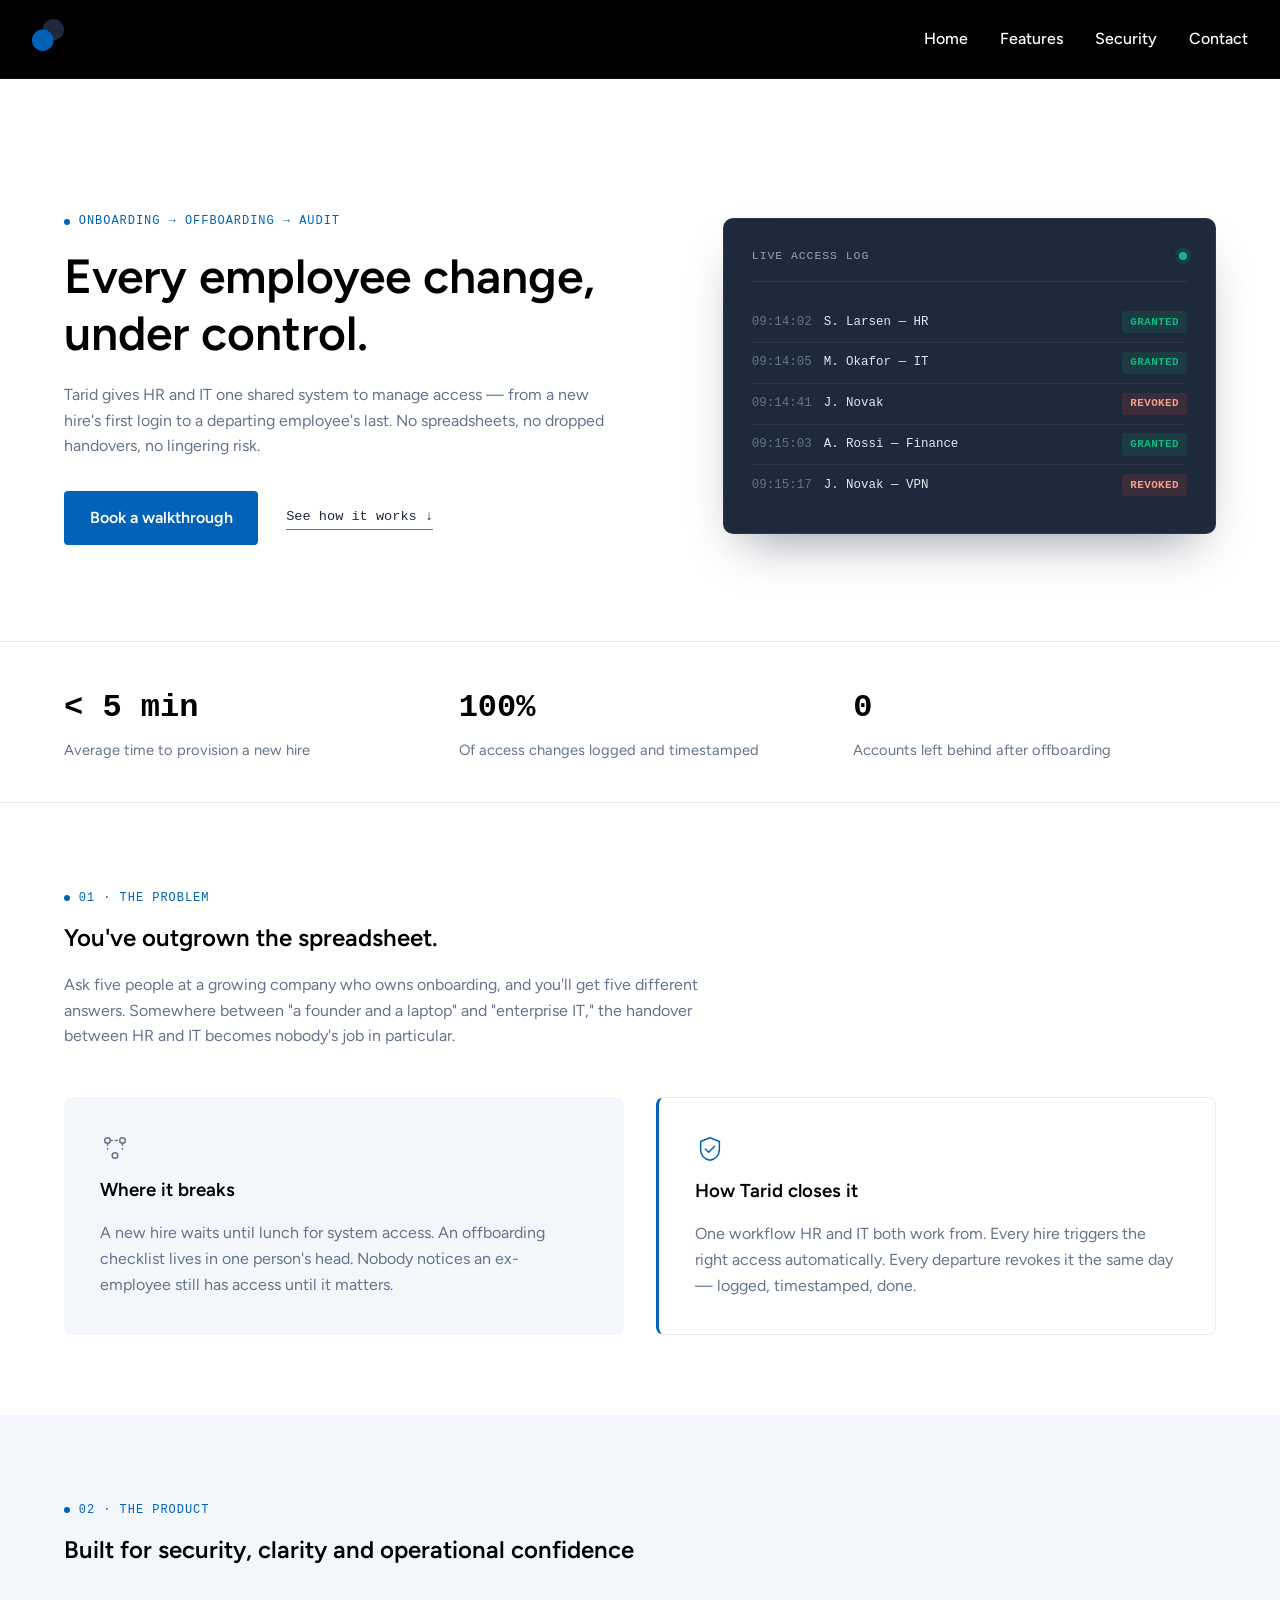
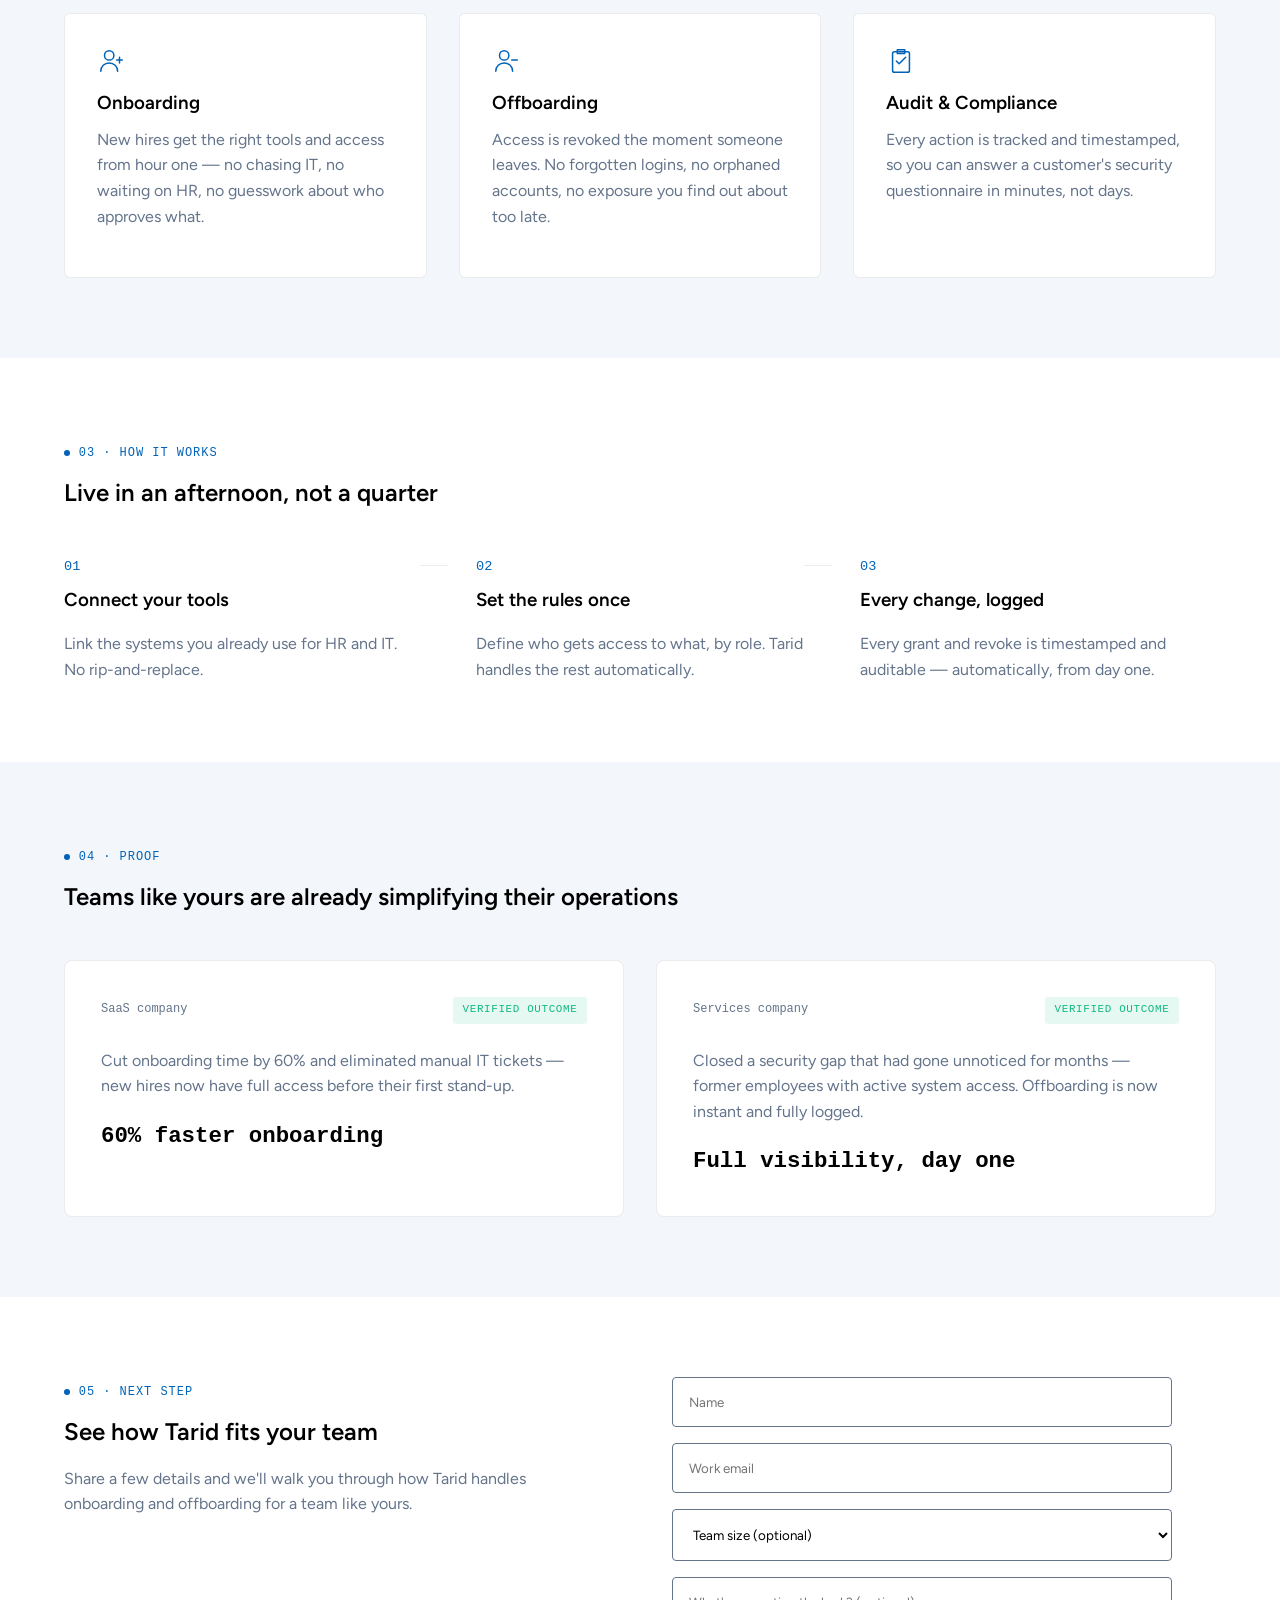
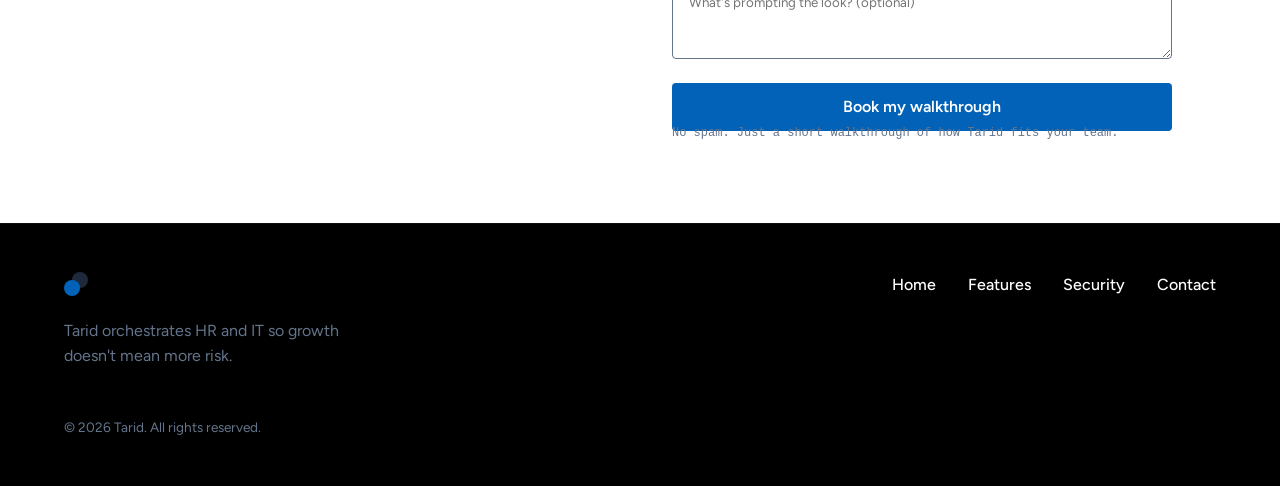
<file: index.html>
<!DOCTYPE html>
<html lang="en">
<head>
    <meta charset="UTF-8">
    <meta name="viewport" content="width=device-width, initial-scale=1.0">
    <title>Tarid – Onboarding & Offboarding, Without the Chaos</title>
    <meta name="description" content="Tarid gives HR and IT one shared system to manage every employee's access — from their first day to their last. Built for growing SaaS and services teams.">
 
    <!-- Open Graph -->
    <meta property="og:title" content="Tarid – Onboarding & Offboarding, Without the Chaos">
    <meta property="og:description" content="One shared workflow for HR and IT. Every access change automatic, logged and audit-ready.">
    <meta property="og:type" content="website">
    <meta name="twitter:card" content="summary">
 
    <!-- Correct favicon path -->
    <link rel="icon" type="image/svg+xml" href="./assets/favicon.svg">
 
    <!-- Correct CSS path -->
    <link rel="stylesheet" href="./assets/css/global.css">
</head>
 
<body>
 
    <a class="skip-link" href="#main">Skip to content</a>
 
    <!-- NAVBAR COMPONENT -->
    <div id="navbar"></div>
    <script>
        fetch('./components/navbar.html')
            .then(res => res.text())
            .then(html => document.getElementById('navbar').innerHTML = html);
    </script>
 
    <main id="main">
 
    <!-- HERO -->
    <section class="hero section-light">
        <div class="container">
            <div class="hero-grid">
                <div>
                    <span class="eyebrow">Onboarding → Offboarding → Audit</span>
                    <h1>Every employee change, under control.</h1>
                    <p>Tarid gives HR and IT one shared system to manage access — from a new hire's first login to a departing employee's last. No spreadsheets, no dropped handovers, no lingering risk.</p>
                    <div class="hero-actions">
                        <a class="btn-primary" href="https://calendly.com/">Book a walkthrough</a>
                        <a class="hero-link" href="#how-it-works">See how it works ↓</a>
                    </div>
                </div>
 
                <div class="log-console" aria-hidden="true">
                    <div class="log-console-header">
                        <span class="log-console-title">Live access log</span>
                        <span class="log-console-dot"></span>
                    </div>
                    <div class="log-line">
                        <span class="log-time">09:14:02</span>
                        <span class="log-name">S. Larsen — HR</span>
                        <span class="log-status granted">GRANTED</span>
                    </div>
                    <div class="log-line">
                        <span class="log-time">09:14:05</span>
                        <span class="log-name">M. Okafor — IT</span>
                        <span class="log-status granted">GRANTED</span>
                    </div>
                    <div class="log-line">
                        <span class="log-time">09:14:41</span>
                        <span class="log-name">J. Novak</span>
                        <span class="log-status revoked">REVOKED</span>
                    </div>
                    <div class="log-line">
                        <span class="log-time">09:15:03</span>
                        <span class="log-name">A. Rossi — Finance</span>
                        <span class="log-status granted">GRANTED</span>
                    </div>
                    <div class="log-line">
                        <span class="log-time">09:15:17</span>
                        <span class="log-name">J. Novak — VPN</span>
                        <span class="log-status revoked">REVOKED</span>
                    </div>
                </div>
            </div>
        </div>
    </section>
 
    <!-- STAT STRIP -->
    <section class="stat-strip section-light">
        <div class="container">
            <div class="grid grid-3">
                <div class="stat">
                    <span class="stat-number">&lt; 5 min</span>
                    <p class="stat-label">Average time to provision a new hire</p>
                </div>
                <div class="stat">
                    <span class="stat-number">100%</span>
                    <p class="stat-label">Of access changes logged and timestamped</p>
                </div>
                <div class="stat">
                    <span class="stat-number">0</span>
                    <p class="stat-label">Accounts left behind after offboarding</p>
                </div>
            </div>
        </div>
    </section>
 
    <!-- PROBLEM → SOLUTION -->
    <section class="section section-light" id="problem">
        <div class="container">
            <span class="eyebrow">01 · The problem</span>
            <h2>You've outgrown the spreadsheet.</h2>
            <p style="max-width: 640px;">Ask five people at a growing company who owns onboarding, and you'll get five different answers. Somewhere between "a founder and a laptop" and "enterprise IT," the handover between HR and IT becomes nobody's job in particular.</p>
 
            <div class="grid grid-2" style="margin-top: 3rem;">
                <div class="panel panel-problem">
                    <svg class="icon icon-muted" viewBox="0 0 32 32" xmlns="http://www.w3.org/2000/svg">
                        <circle cx="8" cy="8" r="3"/>
                        <circle cx="24" cy="8" r="3"/>
                        <circle cx="16" cy="24" r="3"/>
                        <path d="M8 11v6M24 11v6M11 8h10" stroke-dasharray="2 3.4"/>
                    </svg>
                    <h3>Where it breaks</h3>
                    <p>A new hire waits until lunch for system access. An offboarding checklist lives in one person's head. Nobody notices an ex-employee still has access until it matters.</p>
                </div>
                <div class="panel panel-solution">
                    <svg class="icon" viewBox="0 0 32 32" xmlns="http://www.w3.org/2000/svg">
                        <path d="M16 4l10 4v8c0 7-4.5 11-10 12-5.5-1-10-5-10-12V8z"/>
                        <path d="M11 16l3.5 3.5L21 13"/>
                    </svg>
                    <h3>How Tarid closes it</h3>
                    <p>One workflow HR and IT both work from. Every hire triggers the right access automatically. Every departure revokes it the same day — logged, timestamped, done.</p>
                </div>
            </div>
        </div>
    </section>
 
    <!-- FEATURES -->
    <section class="section section-mist" id="features">
        <div class="container">
            <span class="eyebrow">02 · The product</span>
            <h2>Built for security, clarity and operational confidence</h2>
 
            <div class="grid grid-3" style="margin-top: 3rem;">
                <div class="feature-card">
                    <svg class="icon" viewBox="0 0 32 32" xmlns="http://www.w3.org/2000/svg">
                        <circle cx="13" cy="10" r="5"/>
                        <path d="M4 27c0-5 4-9 9-9s9 4 9 9"/>
                        <path d="M24 12v6M21 15h6"/>
                    </svg>
                    <h3>Onboarding</h3>
                    <p>New hires get the right tools and access from hour one — no chasing IT, no waiting on HR, no guesswork about who approves what.</p>
                </div>
 
                <div class="feature-card">
                    <svg class="icon" viewBox="0 0 32 32" xmlns="http://www.w3.org/2000/svg">
                        <circle cx="13" cy="10" r="5"/>
                        <path d="M4 27c0-5 4-9 9-9s9 4 9 9"/>
                        <path d="M21 15h6"/>
                    </svg>
                    <h3>Offboarding</h3>
                    <p>Access is revoked the moment someone leaves. No forgotten logins, no orphaned accounts, no exposure you find out about too late.</p>
                </div>
 
                <div class="feature-card">
                    <svg class="icon" viewBox="0 0 32 32" xmlns="http://www.w3.org/2000/svg">
                        <rect x="7" y="6" width="18" height="22" rx="2"/>
                        <path d="M12 4h8v4h-8z"/>
                        <path d="M11 16l3 3 7-7"/>
                    </svg>
                    <h3>Audit & Compliance</h3>
                    <p>Every action is tracked and timestamped, so you can answer a customer's security questionnaire in minutes, not days.</p>
                </div>
            </div>
        </div>
    </section>
 
    <!-- HOW IT WORKS -->
    <section class="section section-light" id="how-it-works">
        <div class="container">
            <span class="eyebrow">03 · How it works</span>
            <h2>Live in an afternoon, not a quarter</h2>
 
            <div class="process-steps">
                <div class="process-step">
                    <span class="process-number">01</span>
                    <h3>Connect your tools</h3>
                    <p>Link the systems you already use for HR and IT. No rip-and-replace.</p>
                </div>
                <div class="process-step">
                    <span class="process-line"></span>
                    <span class="process-number">02</span>
                    <h3>Set the rules once</h3>
                    <p>Define who gets access to what, by role. Tarid handles the rest automatically.</p>
                </div>
                <div class="process-step">
                    <span class="process-line"></span>
                    <span class="process-number">03</span>
                    <h3>Every change, logged</h3>
                    <p>Every grant and revoke is timestamped and auditable — automatically, from day one.</p>
                </div>
            </div>
        </div>
    </section>
 
    <!-- PROOF -->
    <section class="section section-mist" id="proof">
        <div class="container">
            <span class="eyebrow">04 · Proof</span>
            <h2>Teams like yours are already simplifying their operations</h2>
 
            <div class="grid grid-2" style="margin-top: 3rem;">
                <div class="outcome-card">
                    <div class="outcome-header">
                        <span class="outcome-type">SaaS company</span>
                        <span class="outcome-badge">Verified outcome</span>
                    </div>
                    <p>Cut onboarding time by 60% and eliminated manual IT tickets — new hires now have full access before their first stand-up.</p>
                    <span class="outcome-stat">60% faster onboarding</span>
                </div>
                <div class="outcome-card">
                    <div class="outcome-header">
                        <span class="outcome-type">Services company</span>
                        <span class="outcome-badge">Verified outcome</span>
                    </div>
                    <p>Closed a security gap that had gone unnoticed for months — former employees with active system access. Offboarding is now instant and fully logged.</p>
                    <span class="outcome-stat">Full visibility, day one</span>
                </div>
            </div>
        </div>
    </section>
 
    <!-- LEAD CAPTURE -->
    <section class="section section-light" id="contact">
        <div class="container">
            <div class="grid grid-2" style="align-items: start; gap: 4rem;">
                <div>
                    <span class="eyebrow">05 · Next step</span>
                    <h2>See how Tarid fits your team</h2>
                    <p>Share a few details and we'll walk you through how Tarid handles onboarding and offboarding for a team like yours.</p>
                </div>
 
                <form class="lead-form">
                    <label class="sr-only" for="lf-name">Name</label>
                    <input id="lf-name" type="text" placeholder="Name" required>
 
                    <label class="sr-only" for="lf-email">Work email</label>
                    <input id="lf-email" type="email" placeholder="Work email" required>
 
                    <label class="sr-only" for="lf-size">Team size</label>
                    <select id="lf-size">
                        <option value="" selected>Team size (optional)</option>
                        <option>Under 20</option>
                        <option>21–50</option>
                        <option>51–100</option>
                        <option>100+</option>
                    </select>
 
                    <label class="sr-only" for="lf-message">What's prompting the look?</label>
                    <textarea id="lf-message" rows="3" placeholder="What's prompting the look? (optional)"></textarea>
 
                    <button class="btn-primary" type="submit">Book my walkthrough</button>
                    <p class="form-note">No spam. Just a short walkthrough of how Tarid fits your team.</p>
                </form>
            </div>
        </div>
    </section>
 
    </main>
 
    <!-- FOOTER COMPONENT -->
    <div id="footer"></div>
    <script>
        fetch('./components/footer.html')
            .then(res => res.text())
            .then(html => document.getElementById('footer').innerHTML = html);
    </script>
 
</body>
</html>
</file>
<file: assets/css/global.css>
/* --------------------------------------------------
   Global CSS — Enterprise Security Aesthetic
   Figtree + Black/Slate/Deep Blue Palette
   -------------------------------------------------- */
 
/* Font */
@import url('https://fonts.googleapis.com/css2?family=Figtree:wght@300;400;500;600;700&display=swap');
 
/* Root Variables */
:root {
  --black: #000000;
  --slate: #1E293B;
  --blue: #0162B7;
  --grey-blue: #64748B;
  --light: #FFFFFF;
  --success: #10B981;
 
  --max-width: 1200px;
}
 
/* Reset */
* {
  margin: 0;
  padding: 0;
  box-sizing: border-box;
}
 
body {
  font-family: 'Figtree', sans-serif;
  background: var(--light);
  color: var(--black);
  line-height: 1.6;
}
 
/* Layout */
.container {
  width: 100%;
  max-width: var(--max-width);
  margin: 0 auto;
  padding: 0 1.5rem;
}
 
.section {
  padding: 5rem 0;
}
 
.section-dark {
  background: var(--black);
  color: var(--light);
}
 
.section-light {
  background: var(--light);
  color: var(--black);
}
 
/* Typography */
h1, h2, h3, h4 {
  font-weight: 600;
  line-height: 1.2;
  margin-bottom: 1.2rem;
}
 
p {
  margin-bottom: 1rem;
  color: var(--grey-blue);
}
 
/* --------------------------------------------------
   NAVBAR — FULL LEFT/RIGHT + INTERACTION ANIMATION
   -------------------------------------------------- */
 
.navbar {
  width: 100%;
  background: var(--black);
  padding: 1.2rem 0;
  border-bottom: 1px solid rgba(255,255,255,0.05);
}
 
.navbar .container {
  width: 100%;
  max-width: 100%;
  margin: 0;
  padding: 0 2rem;
 
  display: flex;
  justify-content: space-between;
  align-items: center;
}
 
.nav-left {
  display: flex;
  align-items: center;
}
 
.nav-left img {
  height: 32px;
}
 
.nav-right {
  display: flex;
  align-items: center;
  gap: 2rem;
}
 
/* FORCE ALL LINK STATES TO WHITE (except hover) */
.nav-right a,
.nav-right a:link,
.nav-right a:visited,
.nav-right a:focus,
.nav-right a:active {
  color: var(--light) !important;
  text-decoration: none !important;
  font-weight: 500;
  transition: transform 0.15s ease, color 0.15s ease;
}
 
/* Hover: reveal link + enlarge slightly */
.nav-right a:hover {
  color: var(--blue) !important;
  transform: scale(1.08);
}
 
/* Click: shrink slightly */
.nav-right a:active {
  transform: scale(0.94);
}
 
/* --------------------------------------------------
   BUTTONS
   -------------------------------------------------- */
 
.btn-primary {
  display: inline-block;
  background: var(--blue);
  color: #fff;
  padding: 0.9rem 1.6rem;
  border-radius: 4px;
  font-weight: 600;
  text-decoration: none;
  border: none;
  cursor: pointer;
  font-family: 'Figtree', sans-serif;
  font-size: 1rem;
}
 
.btn-primary:hover {
  background: #02539a;
}
 
.btn-secondary {
  display: inline-block;
  background: transparent;
  border: 1px solid var(--grey-blue);
  color: var(--grey-blue);
  padding: 0.9rem 1.6rem;
  border-radius: 4px;
  font-weight: 500;
  text-decoration: none;
}
 
.btn-secondary:hover {
  border-color: var(--blue);
  color: var(--blue);
}
 
/* --------------------------------------------------
   HERO
   -------------------------------------------------- */
 
.hero {
  padding: 8rem 0 6rem;
  background: var(--light);
  color: var(--black);
}
 
.hero h1 {
  font-size: 3rem;
  max-width: 700px;
}
 
.hero p {
  max-width: 550px;
  margin-bottom: 2rem;
}
 
/* --------------------------------------------------
   GRID SYSTEM
   -------------------------------------------------- */
 
.grid {
  display: grid;
  gap: 2rem;
}
 
.grid-3 {
  grid-template-columns: repeat(3, 1fr);
}
 
.grid-2 {
  grid-template-columns: repeat(2, 1fr);
}
 
/* --------------------------------------------------
   FEATURE CARDS
   -------------------------------------------------- */
 
.feature-card {
  background: var(--light);
  padding: 2rem;
  border-radius: 6px;
  border: 1px solid rgba(0,0,0,0.08);
}
 
.feature-card h3 {
  margin-bottom: 0.8rem;
}
 
.feature-card p {
  color: var(--grey-blue);
}
 
/* --------------------------------------------------
   CASE STUDIES
   -------------------------------------------------- */
 
.case-study {
  background: var(--light);
  padding: 2rem;
  border-radius: 6px;
  border: 1px solid rgba(0,0,0,0.08);
}
 
/* --------------------------------------------------
   LEAD FORM
   -------------------------------------------------- */
 
.lead-form {
  max-width: 500px;
}
 
.lead-form input,
.lead-form textarea {
  width: 100%;
  padding: 1rem;
  margin-bottom: 1rem;
  border-radius: 4px;
  border: 1px solid var(--grey-blue);
  background: #fff;
  color: var(--black);
  font-family: 'Figtree', sans-serif;
}
 
.lead-form button {
  width: 100%;
}
 
/* --------------------------------------------------
   FOOTER
   -------------------------------------------------- */
 
.footer {
  background: var(--black);
  padding: 3rem 0;
  border-top: 1px solid rgba(255,255,255,0.05);
}
 
.footer p {
  color: var(--grey-blue);
}
 
/* --------------------------------------------------
   RESPONSIVE
   -------------------------------------------------- */
 
@media (max-width: 900px) {
 
  .grid-3 {
    grid-template-columns: 1fr;
  }
 
  .grid-2 {
    grid-template-columns: 1fr;
  }
 
  .hero h1 {
    font-size: 2.4rem;
  }
}
 
@media (max-width: 600px) {
 
  .navbar .container {
    flex-direction: column;
    gap: 1rem;
  }
 
  .nav-right {
    gap: 1.2rem;
  }
}
 
/* ====================================================
   EXTENDED — LANDING PAGE REBUILD (v2)
   Adds a monospace utility face (the "systems" voice —
   IT/audit) alongside Figtree (the "human" voice — HR/
   marketing), plus the components built for the new
   homepage. Nothing above this line was changed, so
   features.html / security.html / contact.html are
   unaffected.
   ==================================================== */
 
@import url('https://fonts.googleapis.com/css2?family=JetBrains+Mono:wght@400;500;600&display=swap');
 
:root {
  --mist: #F3F6FA;
  --line: rgba(15, 23, 42, 0.08);
  --line-dark: rgba(255, 255, 255, 0.08);
  --revoke: #C2483A;
  --font-mono: 'JetBrains Mono', ui-monospace, SFMono-Regular, Menlo, monospace;
}
 
/* Accessibility utilities */
.sr-only {
  position: absolute;
  width: 1px;
  height: 1px;
  padding: 0;
  margin: -1px;
  overflow: hidden;
  clip: rect(0, 0, 0, 0);
  white-space: nowrap;
  border: 0;
}
 
.skip-link {
  position: absolute;
  left: -9999px;
  top: 0;
  background: var(--blue);
  color: #fff;
  padding: 0.75rem 1.25rem;
  z-index: 1000;
  text-decoration: none;
  border-radius: 0 0 4px 0;
}
 
.skip-link:focus {
  left: 0;
  top: 0;
}
 
a:focus-visible,
button:focus-visible,
input:focus-visible,
textarea:focus-visible,
select:focus-visible {
  outline: 2px solid var(--blue);
  outline-offset: 2px;
}
 
/* Section rhythm */
.section-mist {
  background: var(--mist);
}
 
/* Eyebrow — mono signpost used above each major section */
.eyebrow {
  display: inline-flex;
  align-items: center;
  gap: 0.55rem;
  font-family: var(--font-mono);
  font-size: 0.75rem;
  font-weight: 500;
  letter-spacing: 0.08em;
  text-transform: uppercase;
  color: var(--blue);
  margin-bottom: 1rem;
}
 
.eyebrow::before {
  content: "";
  width: 6px;
  height: 6px;
  border-radius: 50%;
  background: var(--blue);
  flex-shrink: 0;
}
 
/* Hero layout */
.hero-grid {
  display: grid;
  grid-template-columns: 1.1fr 0.9fr;
  gap: 3.5rem;
  align-items: center;
}
 
.hero-actions {
  display: flex;
  align-items: center;
  gap: 1.75rem;
  flex-wrap: wrap;
}
 
.hero-link {
  font-family: var(--font-mono);
  font-size: 0.85rem;
  color: var(--slate);
  text-decoration: none;
  border-bottom: 1px solid var(--grey-blue);
  padding-bottom: 2px;
  transition: border-color 0.15s ease, color 0.15s ease;
}
 
.hero-link:hover {
  color: var(--blue);
  border-color: var(--blue);
}
 
/* Access Log console — signature element */
.log-console {
  background: var(--slate);
  border-radius: 10px;
  padding: 1.75rem;
  box-shadow: 0 24px 48px -20px rgba(15, 23, 42, 0.45);
  border: 1px solid rgba(255, 255, 255, 0.06);
}
 
.log-console-header {
  display: flex;
  align-items: center;
  justify-content: space-between;
  margin-bottom: 1.25rem;
  padding-bottom: 1rem;
  border-bottom: 1px solid var(--line-dark);
}
 
.log-console-title {
  font-family: var(--font-mono);
  font-size: 0.72rem;
  letter-spacing: 0.08em;
  text-transform: uppercase;
  color: #94A3B8;
}
 
.log-console-dot {
  width: 8px;
  height: 8px;
  border-radius: 50%;
  background: var(--success);
  box-shadow: 0 0 0 4px rgba(16, 185, 129, 0.15);
}
 
.log-line {
  display: flex;
  align-items: baseline;
  gap: 0.75rem;
  font-family: var(--font-mono);
  font-size: 0.78rem;
  padding: 0.55rem 0;
  border-bottom: 1px solid rgba(255, 255, 255, 0.05);
  opacity: 0;
  transform: translateY(4px);
  animation: logIn 0.4s ease forwards;
}
 
.log-line:last-child {
  border-bottom: none;
}
 
.log-time {
  color: #64748B;
  flex-shrink: 0;
}
 
.log-name {
  color: #E2E8F0;
  flex-shrink: 0;
  overflow: hidden;
  text-overflow: ellipsis;
  white-space: nowrap;
}
 
.log-status {
  margin-left: auto;
  font-size: 0.68rem;
  font-weight: 600;
  letter-spacing: 0.04em;
  padding: 0.15rem 0.5rem;
  border-radius: 3px;
  white-space: nowrap;
}
 
.log-status.granted {
  color: var(--success);
  background: rgba(16, 185, 129, 0.12);
}
 
.log-status.revoked {
  color: #F0A08A;
  background: rgba(194, 72, 58, 0.18);
}
 
.log-line:nth-child(2) { animation-delay: 0.12s; }
.log-line:nth-child(3) { animation-delay: 0.28s; }
.log-line:nth-child(4) { animation-delay: 0.44s; }
.log-line:nth-child(5) { animation-delay: 0.6s; }
.log-line:nth-child(6) { animation-delay: 0.76s; }
 
@keyframes logIn {
  to { opacity: 1; transform: translateY(0); }
}
 
@media (prefers-reduced-motion: reduce) {
  .log-line {
    animation: none;
    opacity: 1;
    transform: none;
  }
}
 
/* Stat strip */
.stat-strip {
  border-top: 1px solid var(--line);
  border-bottom: 1px solid var(--line);
}
 
.stat-strip .grid-3 {
  padding: 2.5rem 0;
}
 
.stat-number {
  font-family: var(--font-mono);
  font-size: 2rem;
  font-weight: 600;
  color: var(--black);
  display: block;
  margin-bottom: 0.35rem;
}
 
.stat-label {
  color: var(--grey-blue);
  font-size: 0.92rem;
  margin-bottom: 0;
}
 
/* Icons — hand-drawn line set, single stroke weight */
.icon {
  width: 30px;
  height: 30px;
  stroke: var(--blue);
  fill: none;
  stroke-width: 1.6;
  stroke-linecap: round;
  stroke-linejoin: round;
  margin-bottom: 1rem;
  display: block;
}
 
.icon-muted {
  stroke: var(--grey-blue);
}
 
/* Problem / Solution panels */
.panel {
  padding: 2.25rem;
  border-radius: 8px;
}
 
.panel-problem {
  background: var(--mist);
}
 
.panel-solution {
  background: var(--light);
  border: 1px solid var(--line);
  border-left: 3px solid var(--blue);
}
 
.panel p:last-child {
  margin-bottom: 0;
}
 
/* Process steps — a real sequence, numbered on purpose */
.process-steps {
  display: grid;
  grid-template-columns: repeat(3, 1fr);
  gap: 0;
  margin-top: 3rem;
}
 
.process-step {
  position: relative;
  padding: 0 1.75rem;
}
 
.process-step:first-child {
  padding-left: 0;
}
 
.process-step:last-child {
  padding-right: 0;
}
 
.process-number {
  font-family: var(--font-mono);
  font-size: 0.85rem;
  color: var(--blue);
  display: block;
  margin-bottom: 0.75rem;
}
 
.process-line {
  position: absolute;
  top: 0.6rem;
  left: -1.75rem;
  width: 1.75rem;
  height: 1px;
  background: var(--line);
}
 
.process-step:first-child .process-line {
  display: none;
}
 
.process-step p:last-child {
  margin-bottom: 0;
}
 
/* Outcome (case study) cards */
.outcome-card {
  background: var(--light);
  border: 1px solid var(--line);
  border-radius: 8px;
  padding: 2.25rem;
}
 
.outcome-header {
  display: flex;
  align-items: center;
  justify-content: space-between;
  margin-bottom: 1.5rem;
  gap: 1rem;
}
 
.outcome-badge {
  font-family: var(--font-mono);
  font-size: 0.68rem;
  letter-spacing: 0.06em;
  text-transform: uppercase;
  color: var(--success);
  background: rgba(16, 185, 129, 0.1);
  padding: 0.3rem 0.6rem;
  border-radius: 3px;
  white-space: nowrap;
}
 
.outcome-type {
  font-family: var(--font-mono);
  font-size: 0.75rem;
  color: var(--grey-blue);
}
 
.outcome-stat {
  font-family: var(--font-mono);
  font-size: 1.4rem;
  color: var(--black);
  font-weight: 600;
  margin-top: 1.25rem;
  display: block;
}
 
.outcome-card p:last-of-type {
  margin-bottom: 0;
}
 
/* Form refinements */
.lead-form select {
  width: 100%;
  padding: 1rem;
  margin-bottom: 1rem;
  border-radius: 4px;
  border: 1px solid var(--grey-blue);
  background: #fff;
  color: var(--black);
  font-family: 'Figtree', sans-serif;
}
 
.lead-form label {
  display: block;
}
 
.form-note {
  font-family: var(--font-mono);
  font-size: 0.75rem;
  color: var(--grey-blue);
  margin-top: -0.4rem;
  margin-bottom: 0;
}
 
/* Responsive extensions */
@media (max-width: 900px) {
  .hero-grid {
    grid-template-columns: 1fr;
  }
 
  .process-steps {
    grid-template-columns: 1fr;
    gap: 2rem;
  }
 
  .process-step {
    padding: 0;
  }
 
  .process-line {
    display: none;
  }
}
 
@media (max-width: 600px) {
  .stat-strip .grid-3 {
    gap: 2rem;
  }
 
  .outcome-header {
    flex-wrap: wrap;
  }
}
</file>
